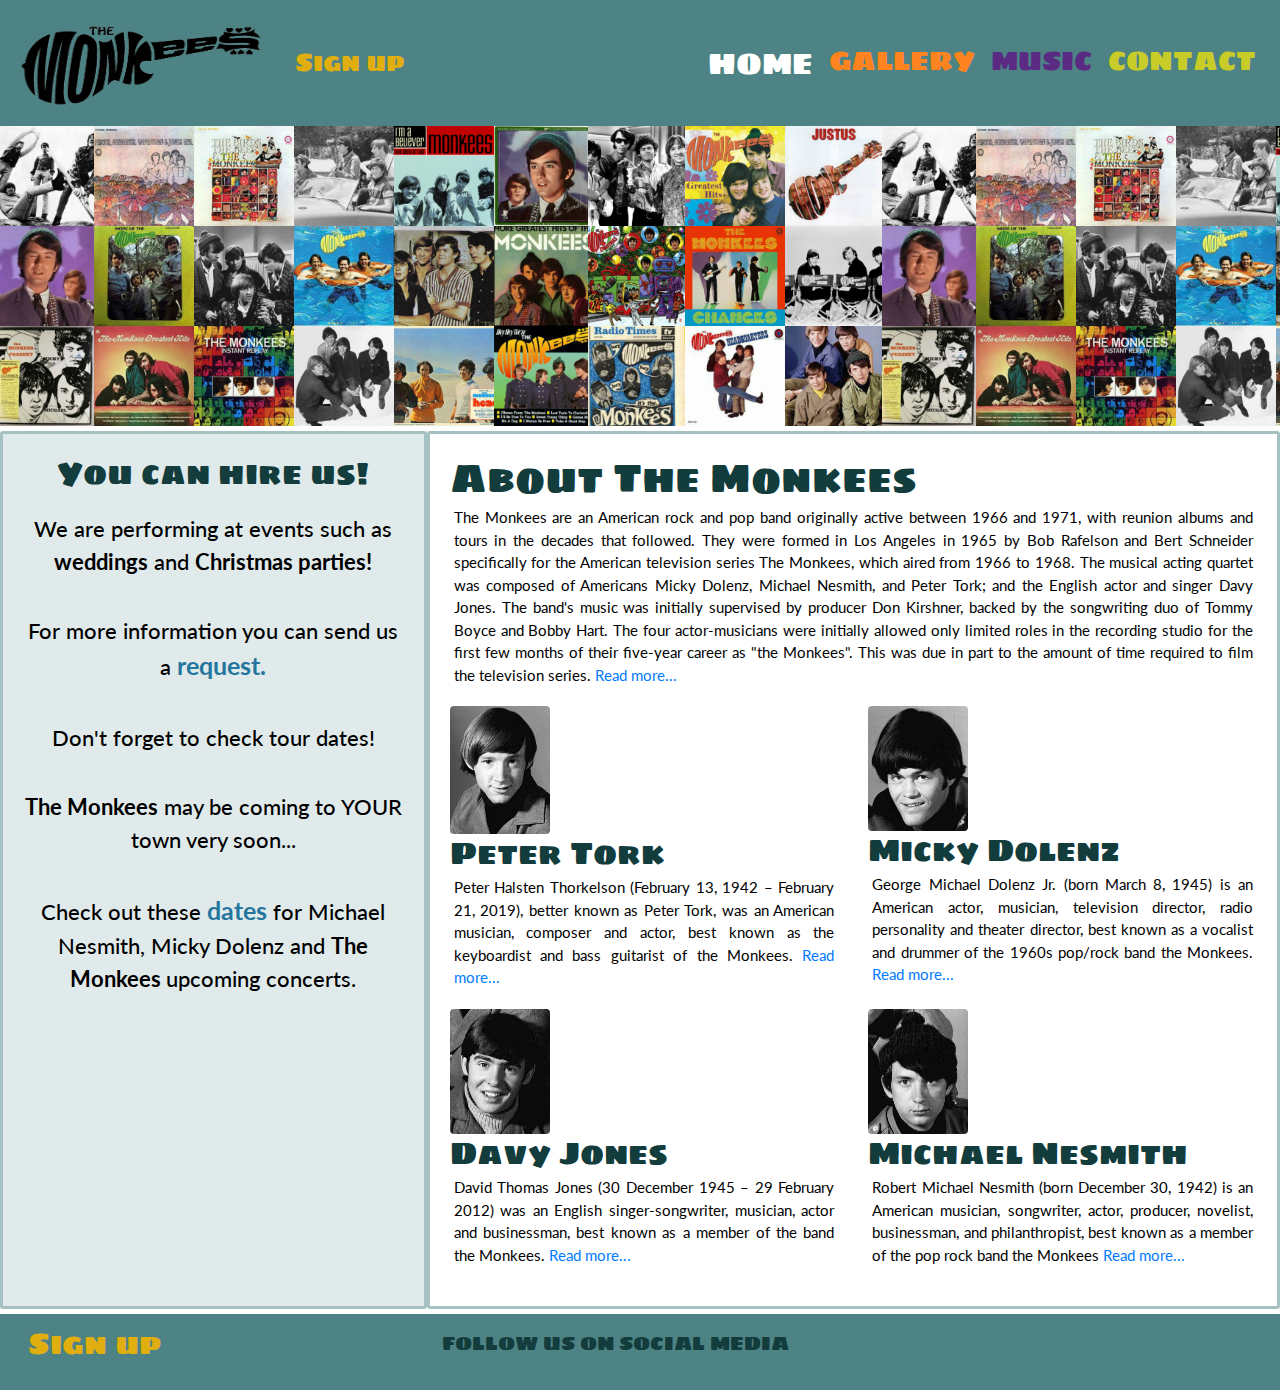
<file: index.html>
<!DOCTYPE html>
<html lang="en">

<head>
    <meta charset="UTF-8">
    <meta name="viewport" content="width=device-width, initial-scale=1.0">
    <meta http-equiv="X-UA-Compatible" content="ie=edge">

    <link rel="stylesheet" href="https://use.fontawesome.com/releases/v5.7.2/css/all.css" integrity="sha384-fnmOCqbTlWIlj8LyTjo7mOUStjsKC4pOpQbqyi7RrhN7udi9RwhKkMHpvLbHG9Sr" crossorigin="anonymous">

    <link rel="stylesheet" href="https://stackpath.bootstrapcdn.com/bootstrap/4.3.1/css/bootstrap.min.css" integrity="sha384-ggOyR0iXCbMQv3Xipma34MD+dH/1fQ784/j6cY/iJTQUOhcWr7x9JvoRxT2MZw1T" crossorigin="anonymous">
    <link rel="stylesheet" href="assets/css/style.css" type="text/css" />

    <title>The Monkees-Home</title>
</head>

<body>
    <header>

        <!--==============================================-Navbar-from==Bootstrap-->

        <nav class="navbar navbar-expand-lg navbar-light">
            <a class="navbar-brand" href="index.html"> <img src="assets/images/transp_logo.png" class="d-inline-block-logo" alt="logo"></a>
            <button type="button" class="btn btn-link" data-toggle="modal" data-target="#Modal">Sign up</button>
            <button class="navbar-toggler" type="button" data-toggle="collapse" data-target="#navbarNavAltMarkup" aria-controls="navbarNavAltMarkup" aria-expanded="false" aria-label="Toggle navigation">
            <span class="navbar-toggler-icon"></span>
           </button>
            <div class="collapse navbar-collapse justify-content-end" id="navbarNavAltMarkup">
                <div class="navbar-nav text-uppercase">
                    <a class="nav-item nav-link active home" href="index.html">Home</a>
                    <a class="nav-item nav-link gallery" href="gallery.html">Gallery</a>
                    <a class="nav-item nav-link music" href="music.html">Music</a>
                    <a class="nav-item nav-link contact" href="contact.html">Contact</a>
                </div>
            </div>
        </nav>



        <!--==================================================-Background picture==-->

        <div class="container-fluid image-content">
        </div>
    </header>

    <!--===============================================================-Section-->

    <section>
        <div class="container-fluid home">
            <div class="row">
                <div class="col-12 col-sm-12 col-md-4 side-content-home">
                    <h2 class="section-heading uppercase">You can hire us!</h2>

                    <p>We are performing at events such as <b>weddings</b> and <b>Christmas parties!</b></p>
                    <div class="d-block d-sm-block d-md-none">
                        <p> Booking form and <b> THE MONKEES 2019 TOUR DATES</b> you will find at our </p>
                        <a href="contact.html">Contact page</a></div>

                    <div class="d-none d-sm-none d-md-block">
                        <p>For more information you can send us a <a href="contact.html">request.</a></p>
                        <p>Don't forget to check tour dates!</p>
                        <p><b>The Monkees</b> may be coming to YOUR town very soon...</p>

                        <p> Check out these<a href="contact.html"> dates</a> for Michael Nesmith, Micky Dolenz and <b>The Monkees </b>upcoming concerts.</p><br>
                    </div>

                </div>


                <div class="col-12 col-sm-12 col-md-8 about-content-home">
                    <div class="row">
                        <div class="col-md-12">
                            <h1 class="section-heading uppercase">About The Monkees</h1>
                            <p class="text-justify"> The Monkees are an American rock and pop band originally active between 1966 and 1971, with reunion albums and tours in the decades that followed. They were formed in Los Angeles in 1965 by Bob Rafelson and Bert Schneider specifically
                                for the American television series The Monkees, which aired from 1966 to 1968. The musical acting quartet was composed of Americans Micky Dolenz, Michael Nesmith, and Peter Tork; and the English actor and singer Davy Jones.
                                The band's music was initially supervised by producer Don Kirshner, backed by the songwriting duo of Tommy Boyce and Bobby Hart. The four actor-musicians were initially allowed only limited roles in the recording studio
                                for the first few months of their five-year career as "the Monkees". This was due in part to the amount of time required to film the television series.
                                <a href="https://en.wikipedia.org/wiki/The_Monkees" target="_blank">Read more...</a></p>

                        </div>
                    </div>

                    <div class="row">
                        <div class="col">
                            <img src="assets/images/220px-Peter_Tork_1966_(cropped).JPG" alt="Peter Tork" class="rounded">
                            <h2>Peter Tork</h2>
                            <p class="text-justify">Peter Halsten Thorkelson (February 13, 1942 – February 21, 2019), better known as Peter Tork, was an American musician, composer and actor, best known as the keyboardist and bass guitarist of the Monkees. <a href="https://en.wikipedia.org/wiki/Peter_Tork"
                                    target="_blank">Read more...</a></p>
                        </div>
                        <div class="col">
                            <img src="assets/images/Micky_Dolenz.jpg" alt="Micky Dolenz" class="rounded">
                            <h2>Micky Dolenz</h2>
                            <p class="text-justify">George Michael Dolenz Jr. (born March 8, 1945) is an American actor, musician, television director, radio personality and theater director, best known as a vocalist and drummer of the 1960s pop/rock band the Monkees.<a href="https://en.wikipedia.org/wiki/Micky_Dolenz"
                                    target="_blank"> Read more...</a></p>

                        </div>
                    </div>
                    <div class="row">
                        <div class="col">
                            <img src="assets/images/Davy_Jones.jpg" alt="Davy Jones" class="rounded">
                            <h2>Davy Jones</h2>
                            <p class="text-justify">David Thomas Jones (30 December 1945 – 29 February 2012) was an English singer-songwriter, musician, actor and businessman, best known as a member of the band the Monkees.
                                <a href="https://en.wikipedia.org/wiki/Davy_Jones_(musician)" target="_blank"> Read more...</a></p>
                        </div>
                        <div class="col">
                            <img src="assets/images/Michael_Nesmith.jpg" alt="Michael Nesmith" class="rounded">
                            <h2>Michael Nesmith</h2>
                            <p class="text-justify">Robert Michael Nesmith (born December 30, 1942) is an American musician, songwriter, actor, producer, novelist, businessman, and philanthropist, best known as a member of the pop rock band the Monkees<a href="https://en.wikipedia.org/wiki/Michael_Nesmith"
                                    target="_blank"> Read more...</a></p>
                        </div>
                    </div>
                </div>
            </div>
        </div>
    </section>

    <!--================================================================-Footer-->

    <footer>
        <div class="container-fluid footer ">
            <div class="row">
                <div class="col-12 col-sm-6 col-md-4">
                    <button type="button" class="btn btn-link footer" data-toggle="modal" data-target="#Modal">
                                      Sign up </button>


                </div>
                <div class="col-12 col-sm-6 col-md-4">
                    <h5 class="text-uppercase footer">Follow us on social media</h5>
                </div>
                <div class="col-12 col-sm-6 col-md-4">
                    <ul class="list-inline">
                        <li class="list-inline-item"><a href="https://www.facebook.com/TheMonkees/" target="_blank"><i class="fab fa-facebook-square"></i></a></li>
                        <li class="list-inline-item"><a href="https://twitter.com/TheMonkees?ref_src=twsrc%5Egoogle%7Ctwcamp%5Eserp%7Ctwgr%5Eauthor" target="_blank"><i class="fab fa-twitter-square"></i></a></li>
                        <li class="list-inline-item"><a href="https://www.youtube.com/user/themonkees" target="_blank"><i class="fab fa-youtube-square"></i></a></li>
                    </ul>
                </div>
            </div>
        </div>


    </footer>

    <!--================================================-Modal===from Bootstrap-->

    <div class="modal fade" id="Modal" tabindex="-1" role="dialog" aria-labelledby="ModalLabel" aria-hidden="true">
        <div class="modal-dialog" role="document">
            <div class="modal-content">
                <div class="modal-header">
                    <h4 class="modal-title" id="ModalLabel">Sign up to our newsletter!</h4>
                    <button type="button" class="close" data-dismiss="modal" aria-label="Close">
          <span aria-hidden="true">&times;</span>
        </button>
                </div>
                <div class="modal-body">
                    <form action="sign_up.html">
                        <div class="form-group">
                            <h6><label for="InputEmail1">Email address</label></h6>
                            <input type="email" class="form-control" id="InputEmail1" aria-describedby="emailHelp" placeholder="Enter email" required>
                            <small id="emailHelp" class="form-text text-muted">We'll never share your email with anyone else.</small>
                        </div>
                        <div class="modal-footer">
                            <button type="button" class="btn btn-secondary" data-dismiss="modal">Close</button>

                            <button class="btn btn-primary" type="submit" value="send it">Submit</button>
                        </div>
                    </form>
                </div>
            </div>
        </div>
    </div>

    <!--==========================================================-BootstrapCDN-->

    <script src="https://code.jquery.com/jquery-3.3.1.slim.min.js" integrity="sha384-q8i/X+965DzO0rT7abK41JStQIAqVgRVzpbzo5smXKp4YfRvH+8abtTE1Pi6jizo" crossorigin="anonymous"></script>
    <script src="https://cdnjs.cloudflare.com/ajax/libs/popper.js/1.14.7/umd/popper.min.js" integrity="sha384-UO2eT0CpHqdSJQ6hJty5KVphtPhzWj9WO1clHTMGa3JDZwrnQq4sF86dIHNDz0W1" crossorigin="anonymous"></script>
    <script src="https://stackpath.bootstrapcdn.com/bootstrap/4.3.1/js/bootstrap.min.js" integrity="sha384-JjSmVgyd0p3pXB1rRibZUAYoIIy6OrQ6VrjIEaFf/nJGzIxFDsf4x0xIM+B07jRM" crossorigin="anonymous"></script>
</body>

</html>
</file>
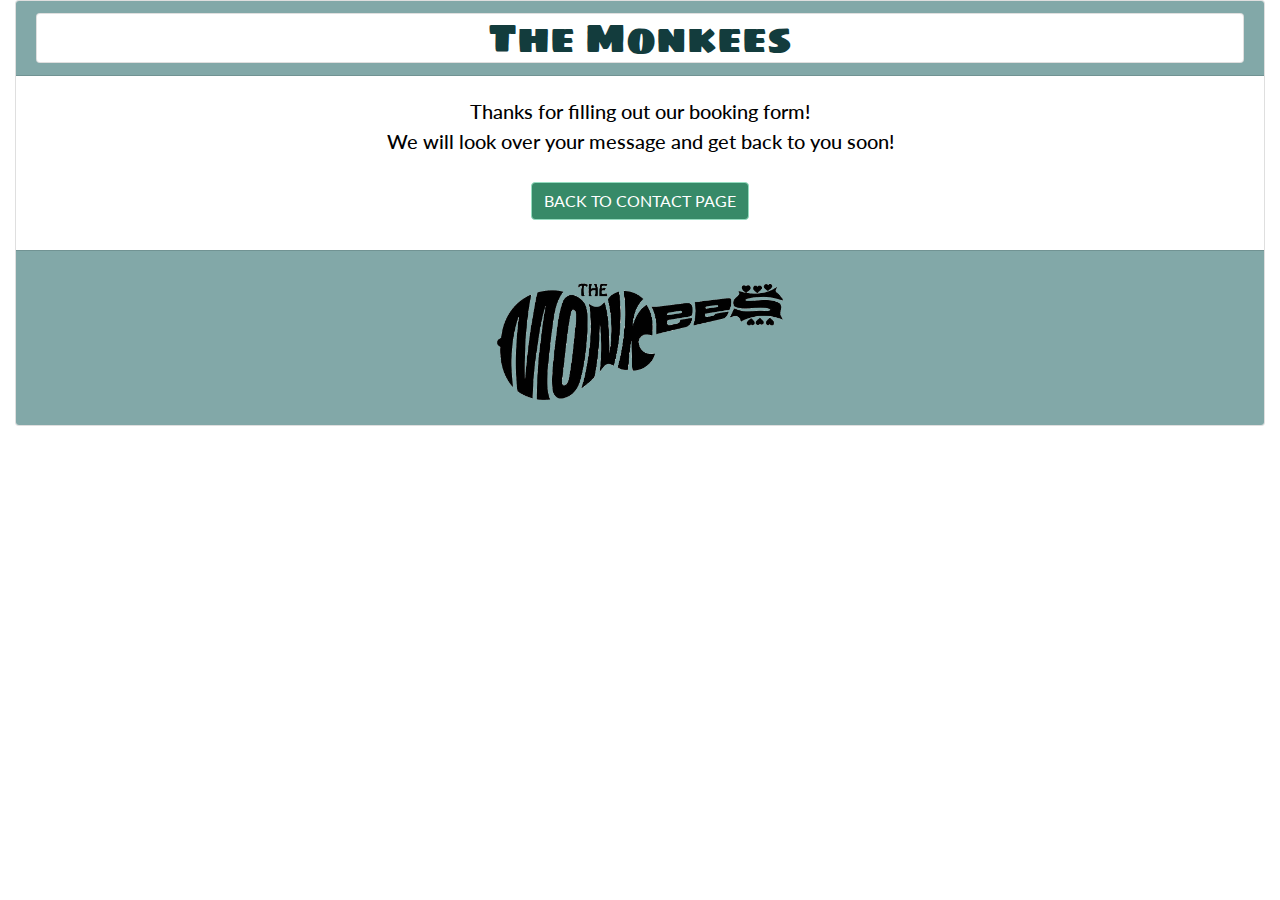
<file: booking_form.html>
<!DOCTYPE html>
<html lang="en">

<head>
  <meta charset="UTF-8">
  <meta name="viewport" content="width=device-width, initial-scale=1.0">
  <meta http-equiv="X-UA-Compatible" content="ie=edge">
  <link rel="stylesheet" href="https://stackpath.bootstrapcdn.com/bootstrap/4.3.1/css/bootstrap.min.css" integrity="sha384-ggOyR0iXCbMQv3Xipma34MD+dH/1fQ784/j6cY/iJTQUOhcWr7x9JvoRxT2MZw1T" crossorigin="anonymous">
  <link rel="stylesheet" href="assets/css/style.css" type="text/css" />

  <title>Thank_you_for_filling_our_form!</title>
</head>

<body>
  <div class="container-fluid">
    <div class="row justify-content-center">
      <div class="col-12">
        <div class="card text-center">
          <div class="card-header">
            <h1 class="card">The Monkees</h1>
          </div>
          <div class="card-body">Thanks for filling out our booking form!</h5>
            <p class="card-text">We will look over your message and get back to you soon!</p>
            <a href="contact.html" class="btn btn-primary">BACK TO CONTACT PAGE</a>
          </div>
          <div class="card-footer">
            <img src="assets/images/transp_logo.png" width="300" height="150" alt="logo" />
          </div>
        </div>
      </div>
    </div>
  </div>
  
  <!--===========================================================BootstrapCDN-->
  <script src="https://code.jquery.com/jquery-3.3.1.slim.min.js" integrity="sha384-q8i/X+965DzO0rT7abK41JStQIAqVgRVzpbzo5smXKp4YfRvH+8abtTE1Pi6jizo" crossorigin="anonymous"></script>
  <script src="https://cdnjs.cloudflare.com/ajax/libs/popper.js/1.14.7/umd/popper.min.js" integrity="sha384-UO2eT0CpHqdSJQ6hJty5KVphtPhzWj9WO1clHTMGa3JDZwrnQq4sF86dIHNDz0W1" crossorigin="anonymous"></script>
  <script src="https://stackpath.bootstrapcdn.com/bootstrap/4.3.1/js/bootstrap.min.js" integrity="sha384-JjSmVgyd0p3pXB1rRibZUAYoIIy6OrQ6VrjIEaFf/nJGzIxFDsf4x0xIM+B07jRM" crossorigin="anonymous"></script>
  <link rel="stylesheet" href="https://use.fontawesome.com/releases/v5.7.2/css/all.css" integrity="sha384-fnmOCqbTlWIlj8LyTjo7mOUStjsKC4pOpQbqyi7RrhN7udi9RwhKkMHpvLbHG9Sr" crossorigin="anonymous">
</body>

</html>
</file>
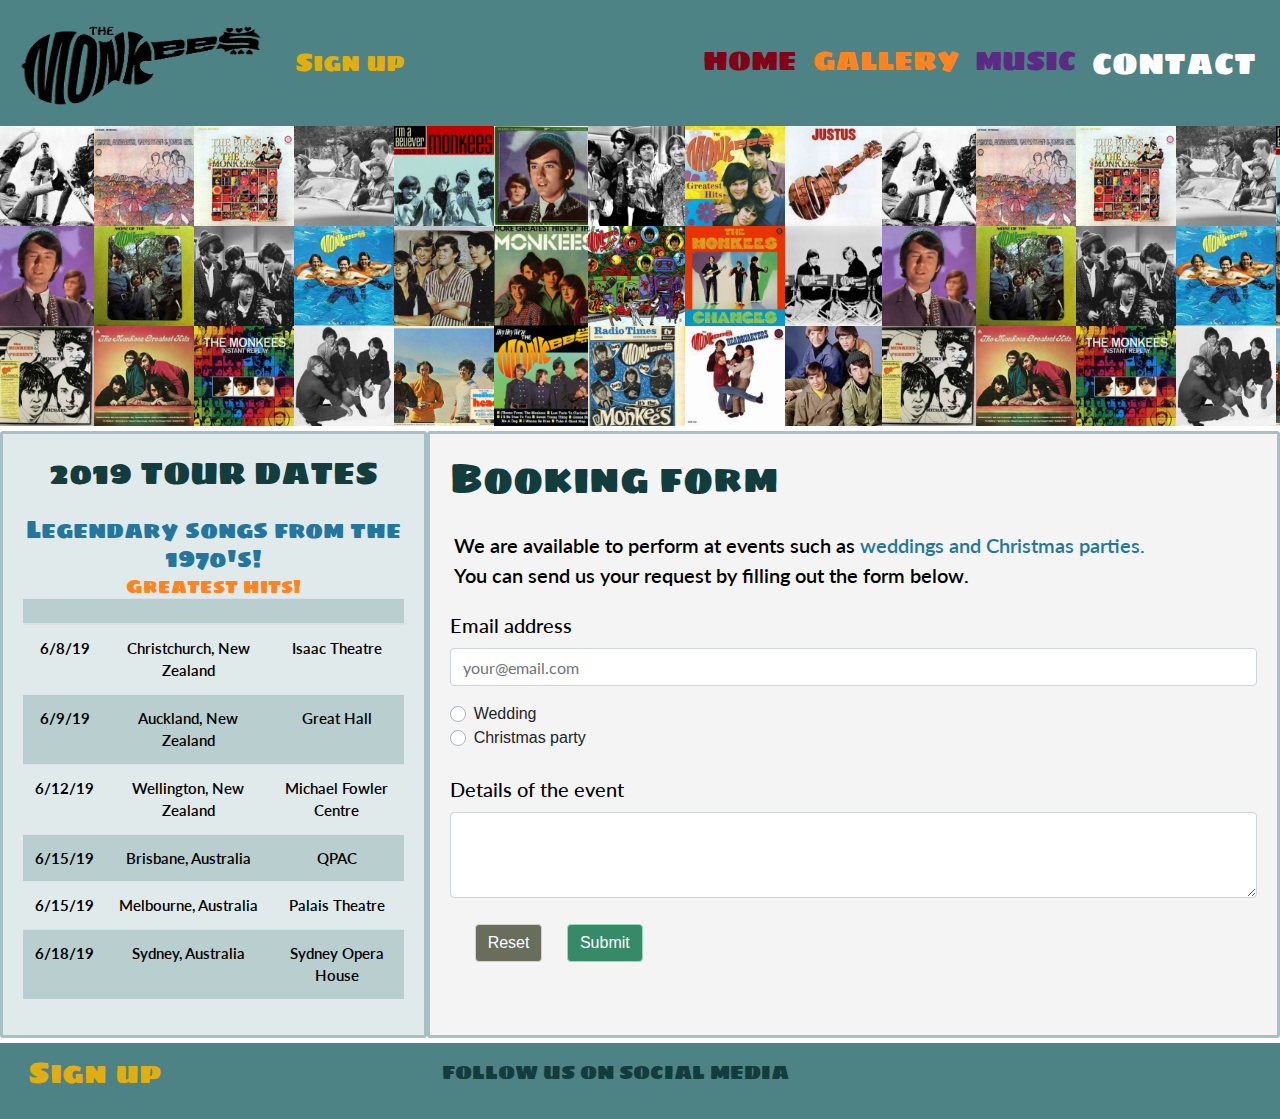
<file: contact.html>
<!DOCTYPE html>
<html lang="en">

<head>
    <meta charset="UTF-8">
    <meta name="viewport" content="width=device-width, initial-scale=1.0">
    <meta http-equiv="X-UA-Compatible" content="ie=edge">

    <link rel="stylesheet" href="https://use.fontawesome.com/releases/v5.7.2/css/all.css" integrity="sha384-fnmOCqbTlWIlj8LyTjo7mOUStjsKC4pOpQbqyi7RrhN7udi9RwhKkMHpvLbHG9Sr" crossorigin="anonymous">

    <link rel="stylesheet" href="https://stackpath.bootstrapcdn.com/bootstrap/4.3.1/css/bootstrap.min.css" integrity="sha384-ggOyR0iXCbMQv3Xipma34MD+dH/1fQ784/j6cY/iJTQUOhcWr7x9JvoRxT2MZw1T" crossorigin="anonymous">
    <link rel="stylesheet" href="assets/css/style.css" type="text/css" />

    <title>The Monkees-Contact Us</title>
</head>

<body>
    <header>

        <!--================================================-Navbar-from==Bootstrap-->

        <nav class="navbar navbar-expand-lg navbar-light">
            <a class="navbar-brand" href="index.html"> <img src="assets/images/transp_logo.png " width="250" height="100" class="d-inline-block-logo" alt="logo"></a>
            <button type="button" class="btn btn-link" data-toggle="modal" data-target="#Modal">Sign up</button>
            <button class="navbar-toggler" type="button" data-toggle="collapse" data-target="#navbarNavAltMarkup" aria-controls="navbarNavAltMarkup" aria-expanded="false" aria-label="Toggle navigation">
            <span class="navbar-toggler-icon"></span>
           </button>
            <div class="collapse navbar-collapse justify-content-end" id="navbarNavAltMarkup">
                <div class="navbar-nav text-uppercase">
                    <a class="nav-item nav-link home" href="index.html">Home</a>
                    <a class="nav-item nav-link gallery" href="gallery.html">Gallery</a>
                    <a class="nav-item nav-link music" href="music.html">Music</a>
                    <a class="nav-item nav-link  active contact" href="contact.html">Contact</a>
                </div>
            </div>
        </nav>



        <!--==================================================-Background picture==-->
        <div class="container-fluid image-content">


        </div>
    </header>

    <!--===============================================================-Section-->

    <section>
        <div class="container-fluid contact">
            <div class="row">
                <div class="col-12 col-sm-12 col-md-6 col-lg-4 side-content-contact">
                    <h2 class="section-heading uppercase">2019 TOUR DATES</h2>
                    <br>
                    <h4 class="contact"> Legendary songs from the 1970's!</h4>

                    <h5 class="contact">Greatest hits!</h5>

                    <!--==============================Table==from===Bootsrap-->
                    <table class="table">
                        <thead>
                            <tr class="table-color-dark">
                                <th scope="col"><i class="far fa-calendar-check"></i></th>
                                <th scope="col"><i class="fas fa-globe-americas"></i></th>
                                <th scope="col"><i class="fas fa-music"></i></th>

                            </tr>
                        </thead>
                        <tbody>
                            <tr>
                                <th scope="row">6/8/19</th>
                                <td>Christchurch, New Zealand</td>
                                <td>Isaac Theatre</td>
                            </tr>
                            <tr class="table-color-dark">
                                <th scope="row">6/9/19</th>
                                <td>Auckland, New Zealand</td>
                                <td>Great Hall</td>

                            </tr>
                            <tr>
                                <th scope="row">6/12/19</th>
                                <td>Wellington, New Zealand</td>
                                <td>Michael Fowler Centre</td>
                            </tr>
                            <tr class="table-color-dark">
                                <th scope="row">6/15/19</th>
                                <td>Brisbane, Australia</td>
                                <td>QPAC</td>

                            </tr>
                            <tr>
                                <th scope="row">6/15/19</th>
                                <td>Melbourne, Australia</td>
                                <td>Palais Theatre</td>

                            </tr>
                            <tr class="table-color-dark">
                                <th scope="row">6/18/19</th>
                                <td>Sydney, Australia</td>
                                <td>Sydney Opera House</td>

                            </tr>
                        </tbody>
                    </table>


                </div>

                <div class="col-12 col-sm-12 col-md-6 col-lg-8 contact-content">
                    <div class="row">
                        <div class="col-md-12">
                            <h1 class="section-heading uppercase">Booking form</h1><br>
                            <p class="text-justify booking-form"> We are available to perform at events such as <span style="color: #24769e;">weddings and Christmas parties.</span><br> You can send us your request by filling out the form below.</p>

                            <!--=========Form==from=-Bootstrap=====-->


                            <form action="booking_form.html">
                                <div class="form-group">
                                    <label for="FormControlInput1">Email address</label>
                                    <input type="email" class="form-control" id="FormControlInput1" placeholder="your@email.com" required>
                                </div>
                                <div class="custom-control custom-radio">
                                    <input type="radio" id="customRadio1" name="customRadio" class="custom-control-input" required>
                                    <label class="custom-control-label" for="customRadio1">Wedding</label>
                                </div>
                                <div class="custom-control custom-radio">
                                    <input type="radio" id="customRadio2" name="customRadio" class="custom-control-input" required>
                                    <label class="custom-control-label" for="customRadio2">Christmas party</label>
                                </div><br>
                                <div class="form-group">
                                    <label for="FormControlTextarea1">Details of the event</label>
                                    <textarea class="form-control" id="FormControlTextarea1" rows="3" required></textarea>
                                </div>
                                <div class="col-auto my-1">
                                    <input class="btn btn-secondary" type="reset" value="Reset">
                                    <button type="submit" class="btn btn-primary" value="send it">Submit</button>

                                </div>
                            </form>
                        </div>
                    </div>
                </div>
            </div>
        </div>
    </section>
    <!--================================================================-Footer-->


    <footer>
        <div class="container-fluid footer ">
            <div class="row">
                <div class="col-12 col-sm-6 col-md-4">
                    <button type="button" class="btn btn-link footer" data-toggle="modal" data-target="#Modal">
                                      Sign up </button>


                </div>
                <div class="col-12 col-sm-6 col-md-4">
                    <h5 class="text-uppercase footer">Follow us on social media</h5>
                </div>
                <div class="col-12 col-sm-6 col-md-4">
                    <ul class="list-inline">
                        <li class="list-inline-item"><a href="https://www.facebook.com/TheMonkees/" target="_blank"><i class="fab fa-facebook-square"></i></a></li>
                        <li class="list-inline-item"><a href="https://twitter.com/TheMonkees?ref_src=twsrc%5Egoogle%7Ctwcamp%5Eserp%7Ctwgr%5Eauthor" target="_blank"><i class="fab fa-twitter-square"></i></a></li>
                        <li class="list-inline-item"><a href="https://www.youtube.com/user/themonkees" target="_blank"><i class="fab fa-youtube-square"></i></a></li>
                    </ul>
                </div>
            </div>
        </div>


    </footer>

    <!--================================================-Modal==from Bootstrap-->

    <div class="modal fade" id="Modal" tabindex="-1" role="dialog" aria-labelledby="ModalLabel" aria-hidden="true">
        <div class="modal-dialog" role="document">
            <div class="modal-content">
                <div class="modal-header">
                    <h4 class="modal-title" id="ModalLabel">Sign up to our newsletter!</h4>
                    <button type="button" class="close" data-dismiss="modal" aria-label="Close">
          <span aria-hidden="true">&times;</span>
        </button>
                </div>
                <div class="modal-body">
                    <form action="sign_up.html">
                        <div class="form-group">
                            <h6><label for="InputEmail1">Email address</label></h6>
                            <input type="email" class="form-control" id="InputEmail1" aria-describedby="emailHelp" placeholder="Enter email" required>
                            <small id="emailHelp" class="form-text text-muted">We'll never share your email with anyone else.</small>
                        </div>
                        <div class="modal-footer">
                            <button type="button" class="btn btn-secondary" data-dismiss="modal">Close</button>

                            <button class="btn btn-primary" type="submit" value="send it">Submit</button>
                        </div>
                    </form>
                </div>
            </div>
        </div>
    </div>

    <!--==========================================================-BootstrapCDN-->

    <script src="https://code.jquery.com/jquery-3.3.1.slim.min.js" integrity="sha384-q8i/X+965DzO0rT7abK41JStQIAqVgRVzpbzo5smXKp4YfRvH+8abtTE1Pi6jizo" crossorigin="anonymous"></script>
    <script src="https://cdnjs.cloudflare.com/ajax/libs/popper.js/1.14.7/umd/popper.min.js" integrity="sha384-UO2eT0CpHqdSJQ6hJty5KVphtPhzWj9WO1clHTMGa3JDZwrnQq4sF86dIHNDz0W1" crossorigin="anonymous"></script>
    <script src="https://stackpath.bootstrapcdn.com/bootstrap/4.3.1/js/bootstrap.min.js" integrity="sha384-JjSmVgyd0p3pXB1rRibZUAYoIIy6OrQ6VrjIEaFf/nJGzIxFDsf4x0xIM+B07jRM" crossorigin="anonymous"></script>
</body>

</html>
</file>
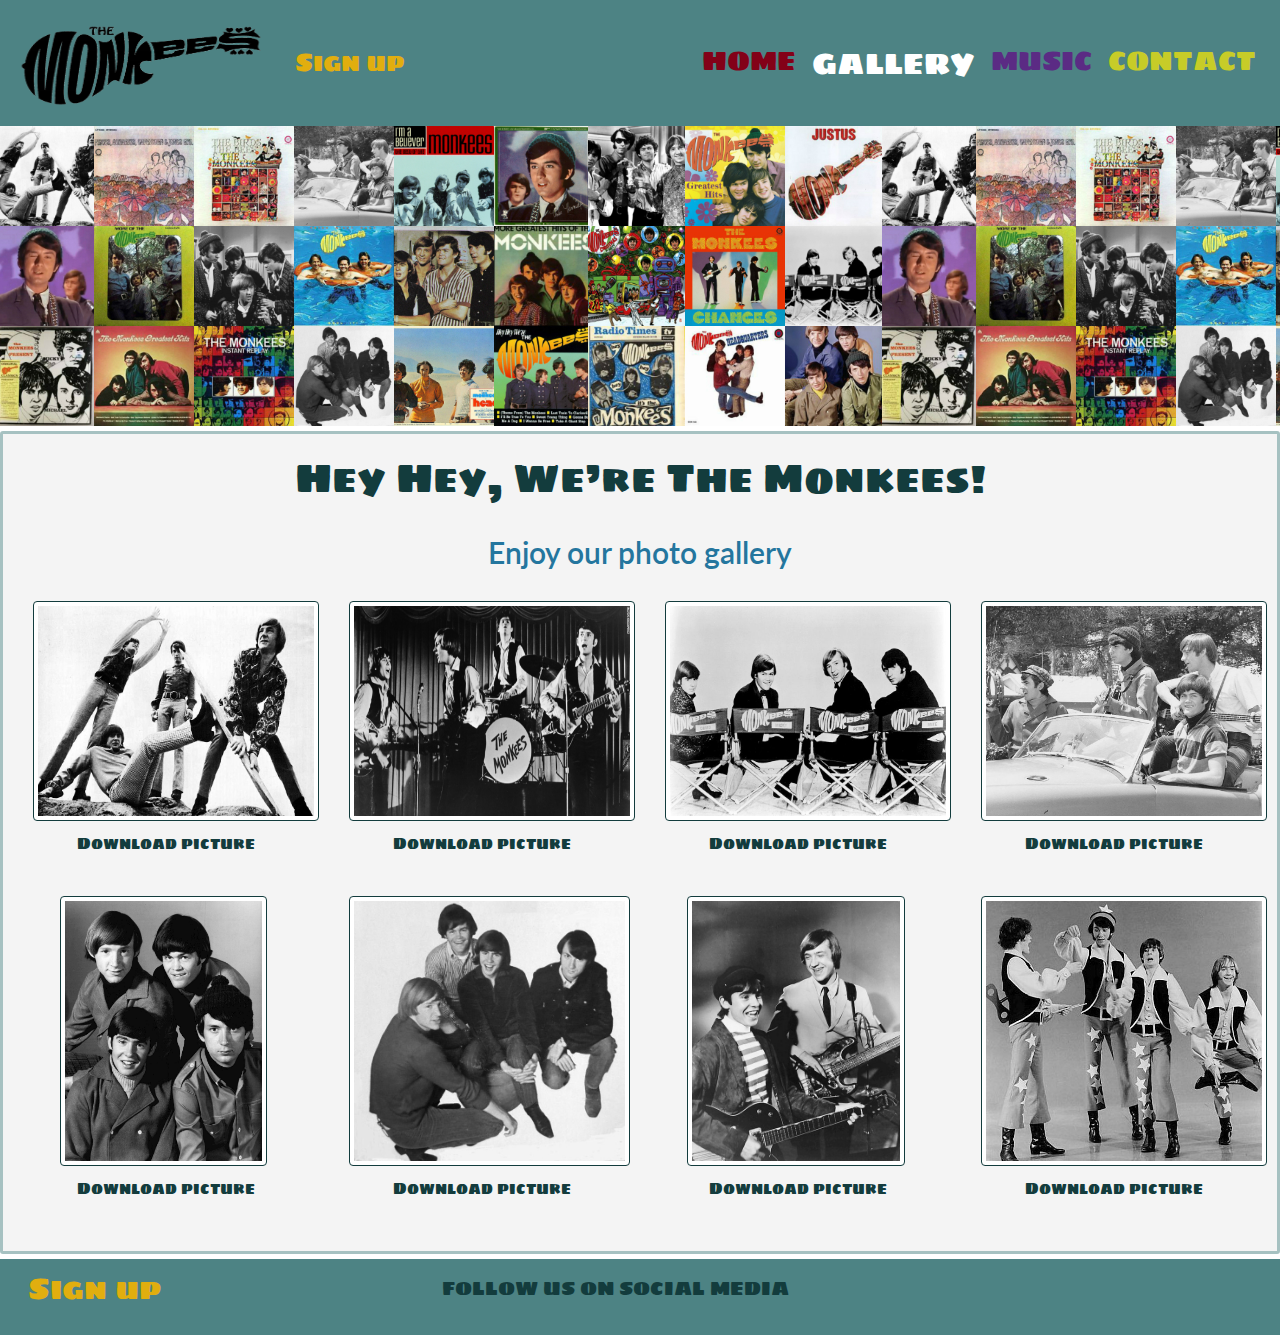
<file: gallery.html>
<!DOCTYPE html>
<html lang="en">

<head>
    <meta charset="UTF-8">
    <meta name="viewport" content="width=device-width, initial-scale=1.0">
    <meta http-equiv="X-UA-Compatible" content="ie=edge">

    <link rel="stylesheet" href="https://use.fontawesome.com/releases/v5.7.2/css/all.css" integrity="sha384-fnmOCqbTlWIlj8LyTjo7mOUStjsKC4pOpQbqyi7RrhN7udi9RwhKkMHpvLbHG9Sr" crossorigin="anonymous">

    <link rel="stylesheet" href="https://stackpath.bootstrapcdn.com/bootstrap/4.3.1/css/bootstrap.min.css" integrity="sha384-ggOyR0iXCbMQv3Xipma34MD+dH/1fQ784/j6cY/iJTQUOhcWr7x9JvoRxT2MZw1T" crossorigin="anonymous">
    <link rel="stylesheet" href="assets/css/style.css" type="text/css"/>

    <title>The Monkees-Gallery</title>
</head>

<body>
    <header>

        <!--================================================-Navbar-from==Bootstrap-->

        <nav class="navbar navbar-expand-lg navbar-light">
            <a class="navbar-brand" href="index.html"> <img src="assets/images/transp_logo.png " width="250" height="100" class="d-inline-block-logo" alt="logo"></a>
            <button type="button" class="btn btn-link" data-toggle="modal" data-target="#Modal">Sign up</button>
            <button class="navbar-toggler" type="button" data-toggle="collapse" data-target="#navbarNavAltMarkup" aria-controls="navbarNavAltMarkup" aria-expanded="false" aria-label="Toggle navigation">
            <span class="navbar-toggler-icon"></span>
           </button>
            <div class="collapse navbar-collapse justify-content-end" id="navbarNavAltMarkup">
                <div class="navbar-nav text-uppercase">
                    <a class="nav-item nav-link home" href="index.html">Home</a>
                    <a class="nav-item nav-link  active gallery" href="gallery.html">Gallery</a>
                    <a class="nav-item nav-link music" href="music.html">Music</a>
                    <a class="nav-item nav-link contact" href="contact.html">Contact</a>
                </div>
            </div>
        </nav>


        <!--==============================================-Background=picture==-->

        <div class="container-fluid image-content">
        </div>
    </header>

    <!--================================================================Section-->

    <section>
        <div class="container-fluid gallery">
            <div class="row">
                <div class="col-12">
                    <h1 class="name">Hey Hey, We’re The Monkees!</h1><br>
                    <p class="gallery-content-p">Enjoy our photo gallery</p>

                </div>
            </div>

            <div class="row">
                <div class="col-12 col-sm-12 col-md-6 col-lg-3 gallery-content"><a href="assets/gallery-img/800px-The_Monkees_May_1967.jpg" target="_blank">
                <img src="assets/gallery-img/800px-The_Monkees_May_1967.jpg" alt="The Monkees may 1967" class="img-thumbnail top-row"></a>
                    <h6 class="download-img">Download picture <a href="assets/gallery-img/800px-The_Monkees_May_1967.jpg" download>
                    <i class="fas fa-arrow-circle-down" aria-hidden="true"></i></a></h6>
                </div>

                <div class="col-12 col-sm-12 col-md-6 col-lg-3 gallery-content"><a href="assets/gallery-img/monkees.jpg" target="_blank">
                <img src="assets/gallery-img/monkees.jpg" alt="The Monkees" class="img-thumbnail top-row"></a>
                    <h6 class="download-img">Download picture
                        <a href="assets/gallery-img/monkees.jpg" download>
                    <i class="fas fa-arrow-circle-down" aria-hidden="true"></i></a></h6>
                </div>

                <div class="col-12 col-sm-12 col-md-6 col-lg-3 gallery-content"><a href="assets/gallery-img/The_Monkees.jpg" target="_blank">
                <img src="assets/gallery-img/The_Monkees.jpg" alt="The Monkees" class="img-thumbnail top-row"></a>
                    <h6 class="download-img">Download picture
                        <a href="assets/gallery-img/The_Monkees.jpg" download>
                    <i class="fas fa-arrow-circle-down" aria-hidden="true"></i></a></h6>
                </div>

                <div class="col-12 col-sm-12 col-md-6 col-lg-3 gallery-content"><a href="assets/gallery-img/The_Monkees_1967.jpg" target="_blank">
                <img src="assets/gallery-img/The_Monkees_1967.jpg" alt="The Monkees 1967" class="img-thumbnail top-row"></a>
                    <h6 class="download-img">Download picture
                        <a href="assets/gallery-img/The_Monkees_1967.jpg" download>
                    <i class="fas fa-arrow-circle-down" aria-hidden="true"></i></a></h6>
                </div>
            </div>

            <div class="row">
                <div class="col-12 col-sm-12 col-md-6 col-lg-3 gallery-content"><a href="assets/gallery-img/The_Monkees_1966.JPG" target="_blank">
                <img src="assets/gallery-img/The_Monkees_1966.JPG" alt="The Monkees 1966" class="img-thumbnail"></a>
                    <h6 class="download-img">Download picture
                        <a href="assets/gallery-img/The_Monkees_1966.JPG" download>
                    <i class="fas fa-arrow-circle-down" aria-hidden="true"></i></a></h6>
                </div>

                <div class="col-12 col-sm-12 col-md-6 col-lg-3  gallery-content"><a href="assets/gallery-img/625px-The_Monkees_March_1967.jpg" target="_blank">
                <img src="assets/gallery-img/625px-The_Monkees_March_1967.jpg" alt="The Monkees March 1967" class="img-thumbnail"></a>
                    <h6 class="download-img">Download picture
                        <a href="assets/gallery-img/625px-The_Monkees_March_1967.jpg" download>
                    <i class="fas fa-arrow-circle-down" aria-hidden="true"></i></a></h6>
                </div>

                <div class="col-12 col-sm-12 col-md-6 col-lg-3 gallery-content"><a href="assets/gallery-img/480px-Davy_Jones_Peter_Tork_The_Monkees_1966.jpg" target="_blank">
                <img src="assets/gallery-img/480px-Davy_Jones_Peter_Tork_The_Monkees_1966.jpg" alt="The Monkees 1966" class="img-thumbnail"></a>
                    <h6 class="download-img">Download picture
                        <a href="assets/gallery-img/480px-Davy_Jones_Peter_Tork_The_Monkees_1966.jpg" download>
                    <i class="fas fa-arrow-circle-down" aria-hidden="true"></i></a></h6>
                </div>

                <div class="col-12 col-sm-12 col-md-6 col-lg-3 gallery-content"><a href="assets/gallery-img/Monkees_Television_special_1969.jpg" target="_blank">
            <img src="assets/gallery-img/Monkees_Television_special_1969.jpg" alt="Monkees Television 1969" class="img-thumbnail"></a>
                    <h6 class="download-img">Download picture
                        <a href="assets/gallery-img/Monkees_Television_special_1969.jpg" download>
                    <i class="fas fa-arrow-circle-down" aria-hidden="true"></i></a></h6>
                </div>
            </div>
        </div>
    </section>

    <!--================================================================-Footer-->

    <footer>
        <div class="container-fluid footer ">
            <div class="row">
                <div class="col-12 col-sm-6 col-md-4">
                    <button type="button" class="btn btn-link footer" data-toggle="modal" data-target="#Modal">Sign up </button>


                </div>
                <div class="col-12 col-sm-6 col-md-4">
                    <h5 class="text-uppercase footer">Follow us on social media</h5>
                </div>
                <div class="col-12 col-sm-6 col-md-4">
                    <ul class="list-inline">
                        <li class="list-inline-item"><a href="https://www.facebook.com/TheMonkees/" target="_blank"><i class="fab fa-facebook-square"></i></a></li>
                        <li class="list-inline-item"><a href="https://twitter.com/TheMonkees?ref_src=twsrc%5Egoogle%7Ctwcamp%5Eserp%7Ctwgr%5Eauthor" target="_blank"><i class="fab fa-twitter-square"></i></a></li>
                        <li class="list-inline-item"><a href="https://www.youtube.com/user/themonkees" target="_blank"><i class="fab fa-youtube-square"></i></a></li>
                    </ul>
                </div>
            </div>
        </div>


    </footer>

    <!--================================================-Modal===from Bootstrap-->

    <div class="modal fade" id="Modal" tabindex="-1" role="dialog" aria-labelledby="ModalLabel" aria-hidden="true">
        <div class="modal-dialog" role="document">
            <div class="modal-content">
                <div class="modal-header">
                    <h4 class="modal-title" id="ModalLabel">Sign up to our newsletter!</h4>
                    <button type="button" class="close" data-dismiss="modal" aria-label="Close">
          <span aria-hidden="true">&times;</span>
        </button>
                </div>
                <div class="modal-body">
                    <form action="sign_up.html">
                        <div class="form-group">
                            <h6><label for="InputEmail1">Email address</label></h6>
                            <input type="email" class="form-control" id="InputEmail1" aria-describedby="emailHelp" placeholder="Enter email" required>
                            <small id="emailHelp" class="form-text text-muted">We'll never share your email with anyone else.</small>
                        </div>
                        <div class="modal-footer">
                            <button type="button" class="btn btn-secondary" data-dismiss="modal">Close</button>

                            <button class="btn btn-primary" type="submit" value="send it">Submit</button>
                        </div>
                    </form>
                </div>
            </div>
        </div>
    </div>

    <!--===========================================================BootstrapCDN-->

    <script src="https://code.jquery.com/jquery-3.3.1.slim.min.js" integrity="sha384-q8i/X+965DzO0rT7abK41JStQIAqVgRVzpbzo5smXKp4YfRvH+8abtTE1Pi6jizo" crossorigin="anonymous"></script>
    <script src="https://cdnjs.cloudflare.com/ajax/libs/popper.js/1.14.7/umd/popper.min.js" integrity="sha384-UO2eT0CpHqdSJQ6hJty5KVphtPhzWj9WO1clHTMGa3JDZwrnQq4sF86dIHNDz0W1" crossorigin="anonymous"></script>
    <script src="https://stackpath.bootstrapcdn.com/bootstrap/4.3.1/js/bootstrap.min.js" integrity="sha384-JjSmVgyd0p3pXB1rRibZUAYoIIy6OrQ6VrjIEaFf/nJGzIxFDsf4x0xIM+B07jRM" crossorigin="anonymous"></script>
</body>

</html>
</file>
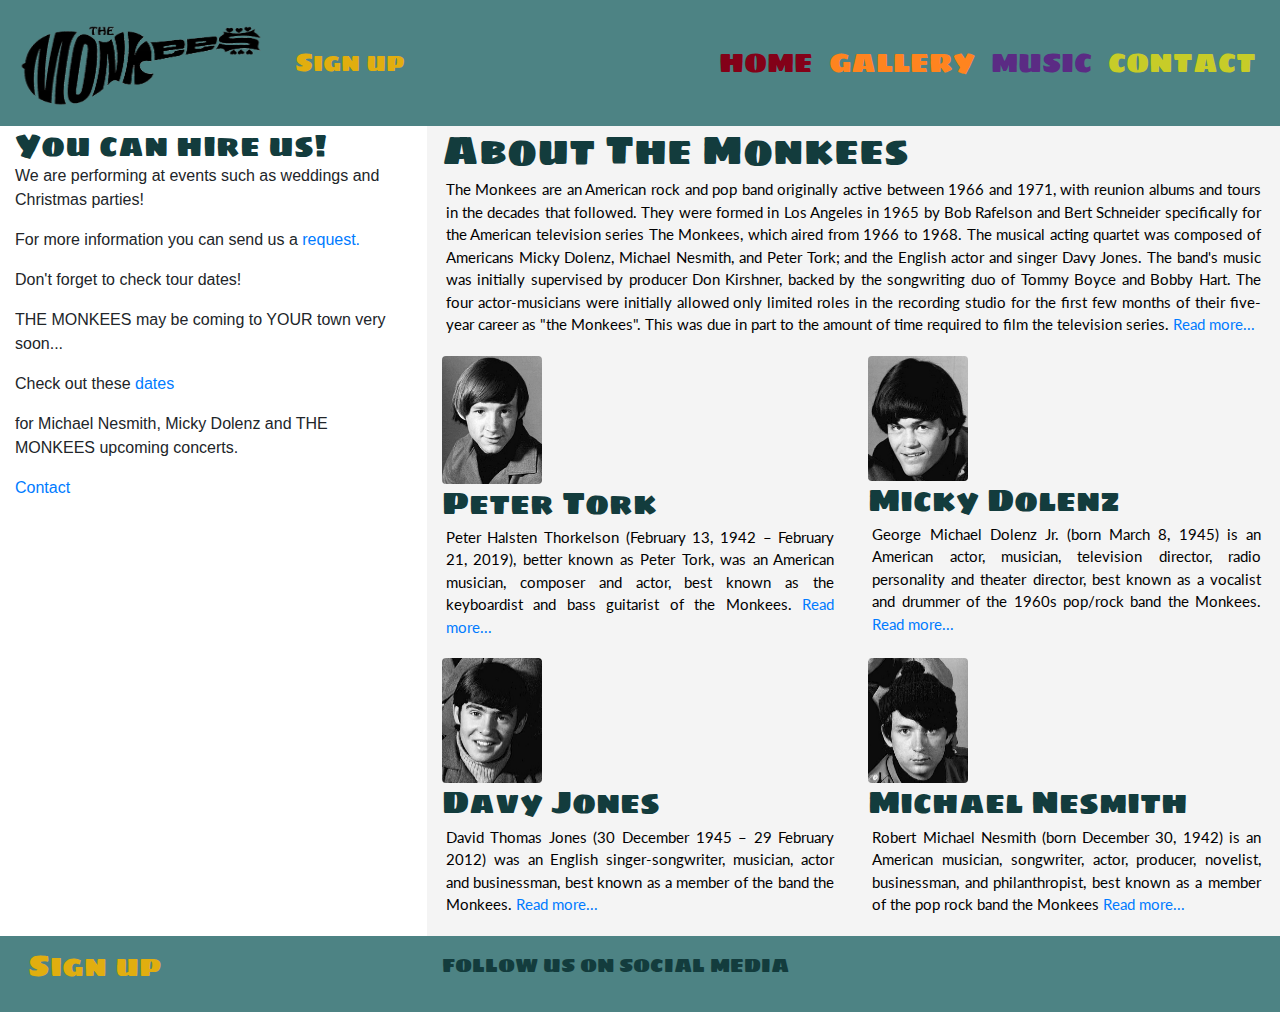
<file: index1.html>
<!DOCTYPE html>
<html lang="en">

<head>
    <meta charset="UTF-8">
    <meta name="viewport" content="width=device-width, initial-scale=1.0">
    <meta http-equiv="X-UA-Compatible" content="ie=edge">

    <link rel="stylesheet" href="https://use.fontawesome.com/releases/v5.7.2/css/all.css" integrity="sha384-fnmOCqbTlWIlj8LyTjo7mOUStjsKC4pOpQbqyi7RrhN7udi9RwhKkMHpvLbHG9Sr" crossorigin="anonymous">

    <link rel="stylesheet" href="https://stackpath.bootstrapcdn.com/bootstrap/4.3.1/css/bootstrap.min.css" integrity="sha384-ggOyR0iXCbMQv3Xipma34MD+dH/1fQ784/j6cY/iJTQUOhcWr7x9JvoRxT2MZw1T" crossorigin="anonymous">
    <link rel="stylesheet" href="assets/css/style.css" type="text/css" />

    <title>The Monkees</title>
</head>

<body>
    <header>

        <!-------------------------------Navbar---->

        <nav class="navbar navbar-expand-lg navbar-light">
            <a class="navbar-brand" href="/index1.html" no gatters> <img src="/assets/images/transp_logo.png " width="250" height="100" class="d-inline-block" alt="logo"></a>
            <button type="button" class="btn btn-link" data-toggle="modal" data-target="#Modal">Sign up</button>
            <button class="navbar-toggler" type="button" data-toggle="collapse" data-target="#navbarNavAltMarkup" aria-controls="navbarNavAltMarkup" aria-expanded="false" aria-label="Toggle navigation">
    <span class="navbar-toggler-icon">
        </span>
    </button>
            <div class="collapse navbar-collapse justify-content-end" id="navbarNavAltMarkup">
                <div class="navbar-nav text-uppercase">
                    <a class="nav-item nav-link home" href="/index1.html">Home</a>
                    <a class="nav-item nav-link gallery" href="/gallery.html">Gallery</a>
                    <a class="nav-item nav-link music" href="/music.html">Music</a>
                    <a class="nav-item nav-link contact" href="/contact.html">Contact</a>
                </div>

            </div>
        </nav>



        <!--------------------Background picture---->
        <div class="container-fluid header-image-contain">


        </div>
    </header>
    <!---------------------------------------------Section-->
    <section class="container-fluid">
        <div class="row">
            <div class="col-12 col-sm-12 col-md-4 side-content">
                <h2 class="section-heading uppercase">You can hire us!</h2>
                <p>We are performing at events such as weddings and Christmas parties!</p> 
                <p>For more information you can send us a <a href="#">request.</a></p>
                <p>Don't forget to check tour dates!</p>
                <p>THE MONKEES may be coming to YOUR town very soon...</p>

                   <p>  Check out</a> these<a href=""> dates </a></p> 
                   <p>for Michael Nesmith, Micky Dolenz and THE MONKEES upcoming concerts.</p>
                    <p><a href="">Contact</a></p>



            </div>

            <div class="col-12 col-sm-12 col-md-8 about-content">
                <div class="row">
                    <div class="col-md-12">
                        <h1 class="section-heading uppercase">About The Monkees</h1>
                        <p class="text-justify"> The Monkees are an American rock and pop band originally active between 1966 and 1971, with reunion albums and tours in the decades that followed. They were formed in Los Angeles in 1965 by Bob Rafelson and Bert Schneider specifically
                            for the American television series The Monkees, which aired from 1966 to 1968. The musical acting quartet was composed of Americans Micky Dolenz, Michael Nesmith, and Peter Tork; and the English actor and singer Davy Jones.
                            The band's music was initially supervised by producer Don Kirshner, backed by the songwriting duo of Tommy Boyce and Bobby Hart. The four actor-musicians were initially allowed only limited roles in the recording studio for
                            the first few months of their five-year career as "the Monkees". This was due in part to the amount of time required to film the television series.
                            <a href="https://en.wikipedia.org/wiki/The_Monkees" target="_blank" >Read more...</a></p>

                    </div>
                </div>
               
                <div class="row">
                    <div class="col">
                        <img src="/assets/images/220px-Peter_Tork_1966_(cropped).JPG" alt="Peter Tork" class="rounded">
                        <h2>Peter Tork</h2>
                         <p class="text-justify">Peter Halsten Thorkelson (February 13, 1942 – February 21, 2019), better known as Peter Tork, was an American musician, composer and actor, best known as the keyboardist and bass guitarist of the Monkees. <a href="https://en.wikipedia.org/wiki/Peter_Tork"
                                target="_blank">Read more...</a></p>
                    </div>
                    <div class="col">
                        <img src="/assets/images/Micky Dolenz.jpg" alt="Micky Dolenz" class="rounded">
                        <h2>Micky Dolenz</h2>
                         <p class="text-justify">George Michael Dolenz Jr. (born March 8, 1945) is an American actor, musician, television director, radio personality and theater director, best known as a vocalist and drummer of the 1960s pop/rock band the Monkees.<a href="https://en.wikipedia.org/wiki/Micky_Dolenz"
                                target="_blank" > Read more...</a></p>

                    </div>
                </div>
                <div class="row">
                    <div class="col">
                        <img src="/assets/images/Davy Jones .jpg" alt="Davy Jones" class="rounded">
                        <h2>Davy Jones</h2>
                         <p class="text-justify">David Thomas Jones (30 December 1945 – 29 February 2012) was an English singer-songwriter, musician, actor and businessman, best known as a member of the band the Monkees.
                            <a href="https://en.wikipedia.org/wiki/Davy_Jones_(musician)" target="_blank" > Read more...</a></p>
                    </div>
                    <div class="col">
                        <img src="/assets/images/Michael Nesmith.jpg" alt="Michael Nesmith" class="rounded">
                        <h2>Michael Nesmith</h2>
                         <p class="text-justify">Robert Michael Nesmith (born December 30, 1942) is an American musician, songwriter, actor, producer, novelist, businessman, and philanthropist, best known as a member of the pop rock band the Monkees<a href="https://en.wikipedia.org/wiki/Michael_Nesmith"
                                target="_blank"> Read more...</a></p>
                   
                    </div>
                </div>
            </div>
        </div>

    </section>
    <!-----------------------------------------------------------Footer-------->

    <footer>
        <div class="container-fluid footer ">
            <div class="row">
                <div class="col-12 col-sm-6 col-md-4">
                    <button type="button" class="btn btn-link footer" data-toggle="modal" data-target="#Modal" >
                                      Sign up </button>


                </div>
                <div class="col-12 col-sm-6 col-md-4">
                    <h5 class="text-uppercase footer">Follow us on social media</h5>
                </div>
                <div class="col-12 col-sm-6 col-md-4">
                    <ul class="list-inline">
                        <li class="list-inline-item"><a href="https://www.facebook.com/TheMonkees/" target="_blank"><i class="fab fa-facebook-square"></i></a></li>
                        <li class="list-inline-item"><a href="https://twitter.com/TheMonkees?ref_src=twsrc%5Egoogle%7Ctwcamp%5Eserp%7Ctwgr%5Eauthor" target="_blank"><i class="fab fa-twitter-square"></i></a></li>
                        <li class="list-inline-item"><a href="https://www.youtube.com/user/themonkees" target="_blank"><i class="fab fa-youtube-square"></i></a></li>
                    </ul>
                </div>
            </div>
        </div>


    </footer>

    <!-------------------------------------------------------------Modal------->
    <div class="modal fade" id="Modal" tabindex="-1" role="dialog" aria-labelledby="ModalLabel" aria-hidden="true" >
        <div class="modal-dialog" role="document">
            <div class="modal-content">
                <div class="modal-header">
                    <h4 class="modal-title" id="ModalLabel">Sign up to our newsletter!</h4>
                    <button type="button" class="close" data-dismiss="modal" aria-label="Close">
          <span aria-hidden="true">&times;</span>
        </button>
                </div>
                <div class="modal-body">
                    <form action="/sign_up.html" target="_blank">
                        <div class="form-group">
                            <label for="exampleInputEmail1"><h6>Email address</h6></label>
                            <input type="email" class="form-control" id="exampleInputEmail1" aria-describedby="emailHelp" placeholder="Enter email">
                            <small id="emailHelp" class="form-text text-muted">We'll never share your email with anyone else.</small>
                        </div>
                        <div class="modal-footer">
                            <button type="button" class="btn btn-secondary" data-dismiss="modal">Close</button>

                            <button class="btn btn-primary" type="submit" value="send it">Submit</button>
                        </div>
                    </form>
                </div>
            </div>
        </div>
    </div>


    <!----------------------------------------------------BootstrapCDN------------>
    <script src="https://code.jquery.com/jquery-3.3.1.slim.min.js" integrity="sha384-q8i/X+965DzO0rT7abK41JStQIAqVgRVzpbzo5smXKp4YfRvH+8abtTE1Pi6jizo" crossorigin="anonymous"></script>
    <script src="https://cdnjs.cloudflare.com/ajax/libs/popper.js/1.14.7/umd/popper.min.js" integrity="sha384-UO2eT0CpHqdSJQ6hJty5KVphtPhzWj9WO1clHTMGa3JDZwrnQq4sF86dIHNDz0W1" crossorigin="anonymous"></script>
    <script src="https://stackpath.bootstrapcdn.com/bootstrap/4.3.1/js/bootstrap.min.js" integrity="sha384-JjSmVgyd0p3pXB1rRibZUAYoIIy6OrQ6VrjIEaFf/nJGzIxFDsf4x0xIM+B07jRM" crossorigin="anonymous"></script>
</body>

</html>
</file>
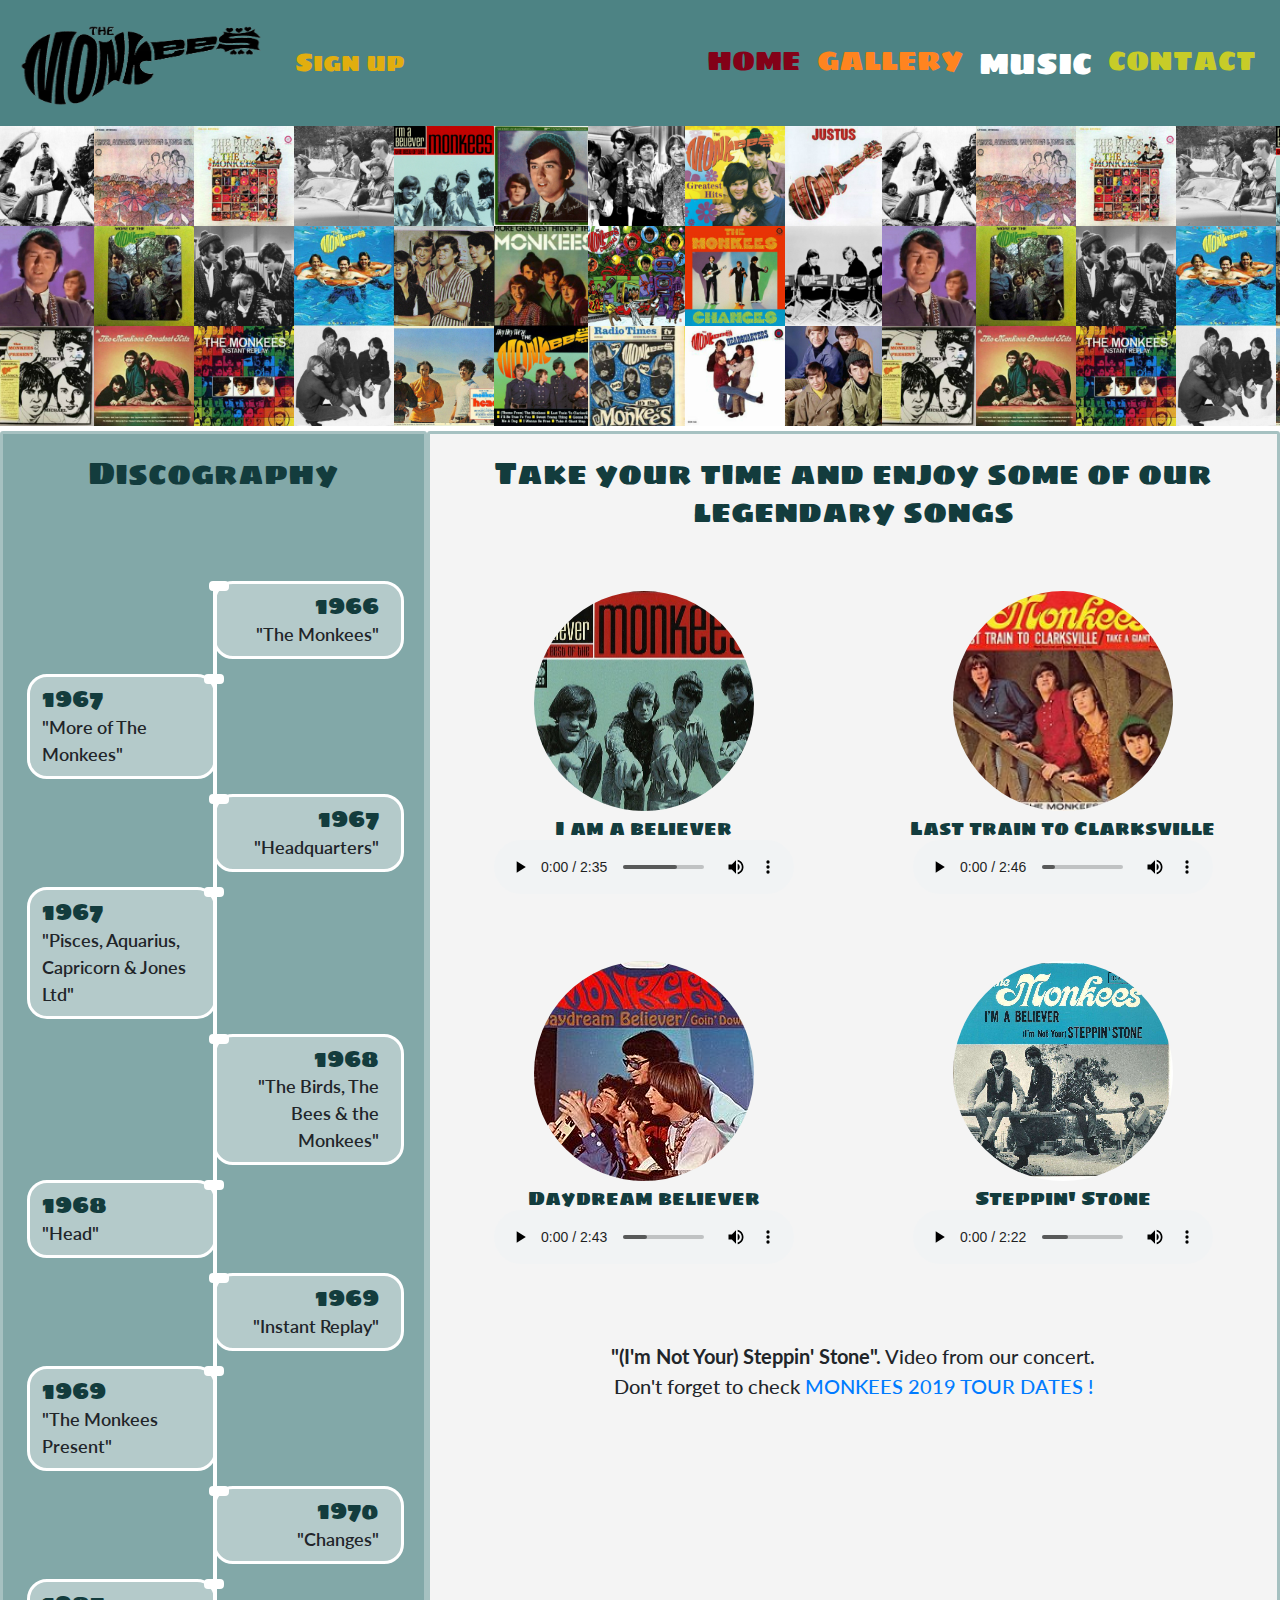
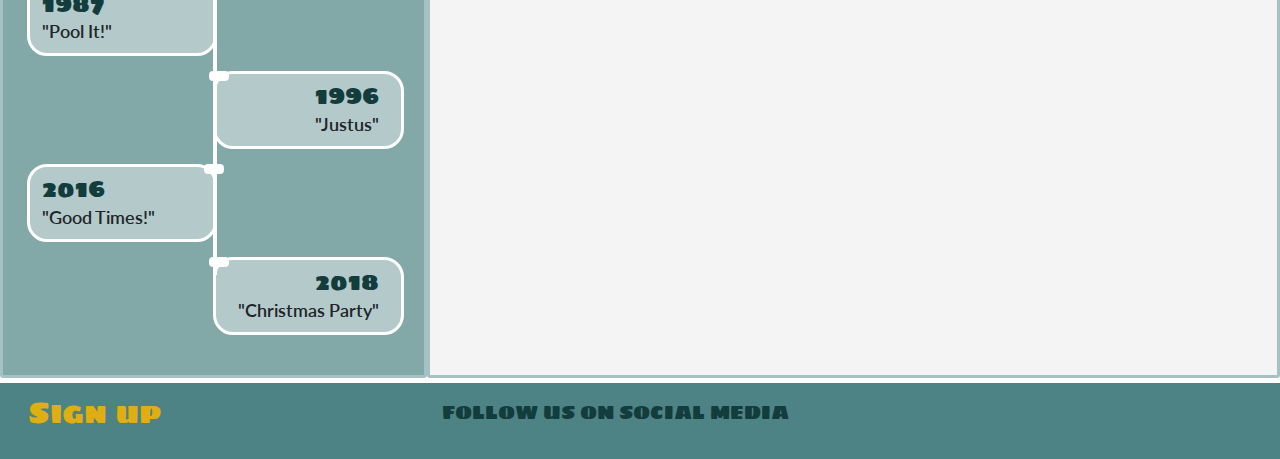
<file: music.html>
<!DOCTYPE html>
<html lang="en">

<head>
    <meta charset="UTF-8">
    <meta name="viewport" content="width=device-width, initial-scale=1.0">
    <meta http-equiv="X-UA-Compatible" content="ie=edge">

    <link rel="stylesheet" href="https://use.fontawesome.com/releases/v5.7.2/css/all.css" integrity="sha384-fnmOCqbTlWIlj8LyTjo7mOUStjsKC4pOpQbqyi7RrhN7udi9RwhKkMHpvLbHG9Sr" crossorigin="anonymous">

    <link rel="stylesheet" href="https://stackpath.bootstrapcdn.com/bootstrap/4.3.1/css/bootstrap.min.css" integrity="sha384-ggOyR0iXCbMQv3Xipma34MD+dH/1fQ784/j6cY/iJTQUOhcWr7x9JvoRxT2MZw1T" crossorigin="anonymous">
    <link rel="stylesheet" href="assets/css/style.css" type="text/css" />

    <title>The Monkees - Music</title>
</head>

<body>
    <header>

        <!--================================================-Navbar=from==Bootstrap-->

        <nav class="navbar navbar-expand-lg navbar-light">
            <a class="navbar-brand" href="index.html"> <img src="assets/images/transp_logo.png " width="250" height="100" class="d-inline-block-logo" alt="logo"></a>
            <button type="button" class="btn btn-link" data-toggle="modal" data-target="#Modal">Sign up</button>
            <button class="navbar-toggler" type="button" data-toggle="collapse" data-target="#navbarNavAltMarkup" aria-controls="navbarNavAltMarkup" aria-expanded="false" aria-label="Toggle navigation">
            <span class="navbar-toggler-icon"></span>
           </button>
            <div class="collapse navbar-collapse justify-content-end" id="navbarNavAltMarkup">
                <div class="navbar-nav text-uppercase">
                    <a class="nav-item nav-link home" href="index.html">Home</a>
                    <a class="nav-item nav-link gallery" href="gallery.html">Gallery</a>
                    <a class="nav-item nav-link active music" href="music.html">Music</a>
                    <a class="nav-item nav-link contact" href="contact.html">Contact</a>
                </div>
            </div>
        </nav>

        <!--==================================================-Background picture==-->

        <div class="container-fluid image-content">


        </div>
    </header>

    <!--==============================================================-Section-->

    <section>
        <div class="container-fluid music">
            <div class="row">

                <div class="col-12 col-sm-12 col-md-6 col-lg-4 side-content-music">
                    <h2 class="heading">Discography</h2>
                    <br>
                    <div class="timeline">
                        <div class="container right">
                            <div class="content">
                                <h4>1966</h4>
                                <p class="timeline-content">"The Monkees"</p>
                            </div>
                        </div>
                        <div class="container left">
                            <div class="content">
                                <h4>1967</h4>
                                <p class="timeline-content">"More of The Monkees"</p>
                            </div>
                        </div>
                        <div class="container right">
                            <div class="content">
                                <h4>1967</h4>
                                <p class="timeline-content">"Headquarters"</p>
                            </div>
                        </div>
                        <div class="container left">
                            <div class="content">
                                <h4>1967</h4>
                                <p class="timeline-content">"Pisces, Aquarius, Capricorn & Jones Ltd"</p>
                            </div>
                        </div>
                        <div class="container right">
                            <div class="content">
                                <h4>1968</h4>
                                <p class="timeline-content">"The Birds, The Bees & the Monkees"</p>
                            </div>
                        </div>
                        <div class="container left">
                            <div class="content">
                                <h4>1968</h4>
                                <p class="timeline-content">"Head"</p>
                            </div>
                        </div>
                        <div class="container right">
                            <div class="content">
                                <h4>1969</h4>
                                <p class="timeline-content">"Instant Replay"</p>
                            </div>
                        </div>
                        <div class="container left">
                            <div class="content">
                                <h4>1969</h4>
                                <p class="timeline-content">"The Monkees Present"</p>
                            </div>
                        </div>
                        <div class="container right">
                            <div class="content">
                                <h4>1970</h4>
                                <p class="timeline-content">"Changes"</p>
                            </div>
                        </div>
                        <div class="container left">
                            <div class="content">
                                <h4>1987</h4>
                                <p class="timeline-content">"Pool It!"</p>
                            </div>
                        </div>
                        <div class="container right">
                            <div class="content">
                                <h4>1996</h4>
                                <p class="timeline-content">"Justus"</p>
                            </div>
                        </div>
                        <div class="container left">
                            <div class="content">
                                <h4>2016</h4>
                                <p class="timeline-content">"Good Times!"</p>
                            </div>
                        </div>
                        <div class="container right">
                            <div class="content">
                                <h4>2018</h4>
                                <p class="timeline-content">"Christmas Party"</p>
                            </div>
                        </div>
                    </div>
                </div>

                <div class="col-12 col-sm-12 col-md-6 col-lg-8 music-content">
                    <h2>Take your time and enjoy some of our legendary songs</h2>
                    <div class="row audio-content">
                        <div class="col">

                            <img src="assets/images/Im_a_believer.jpg" alt="Im_a_believer" class="rounded-circle">

                            <h5>I am a believer</h5> <audio controls>
  <source src="assets/audio/ImABeliever.mp3" type="audio/mpeg">
Your browser does not support the audio element.
</audio>
                        </div>
                        <div class="col">
                            <img src="assets/images/Last_Train_to_Clarksville.jpg" alt="Clarksville" class="rounded-circle">
                            <h5>Last train to Clarksville</h5><audio controls>
 
  <source src="assets/audio/Clarksville.mp3" type="audio/mpeg">
Your browser does not support the audio element.
</audio>
                        </div>
                    </div>
                    <div class="row audio-content">
                        <div class="col">

                            <img src="assets/images/Daydream_Believer.jpg" alt="Daydream_Believer" class="rounded-circle">
                            <h5>Daydream believer</h5><audio controls>
  
  <source src="assets/audio/DaydreamBeliever.mp3" type="audio/mpeg">
Your browser does not support the audio element.
</audio>
                        </div>
                        <div class="col">
                            <img src="assets/images/Stepping_stone.jpg" alt="stepping stone" class="rounded-circle">
                            <h5>Steppin' Stone</h5><audio controls>
  
  <source src="assets/audio/SteppingStone.mp3" type="audio/mpeg">
Your browser does not support the audio element.
</audio></div>



                    </div>
                    <div class="row video-content">
                        <div class="col-12">
                            <p><b>"(I'm Not Your) Steppin' Stone".</b> Video from our concert.<br> Don't forget to check
                                <a href="contact.html" target="_blank">MONKEES 2019 TOUR DATES !</a></p>

                            <div class="embed-responsive embed-responsive-16by9">

                                <iframe class="embed-responsive-item" src="https://www.youtube.com/embed/ZRXIarXTWMI" allowfullscreen></iframe>
                            </div>

                        </div>
                    </div>
                </div>


            </div>
        </div>
    </section>

    <!--================================================================-Footer-->


    <footer>
        <div class="container-fluid footer ">
            <div class="row">
                <div class="col-12 col-sm-6 col-md-4">
                    <button type="button" class="btn btn-link footer" data-toggle="modal" data-target="#Modal">
                                      Sign up </button>


                </div>
                <div class="col-12 col-sm-6 col-md-4">
                    <h5 class="text-uppercase footer">Follow us on social media</h5>
                </div>
                <div class="col-12 col-sm-6 col-md-4">
                    <ul class="list-inline">
                        <li class="list-inline-item"><a href="https://www.facebook.com/TheMonkees/" target="_blank"><i class="fab fa-facebook-square"></i></a></li>
                        <li class="list-inline-item"><a href="https://twitter.com/TheMonkees?ref_src=twsrc%5Egoogle%7Ctwcamp%5Eserp%7Ctwgr%5Eauthor" target="_blank"><i class="fab fa-twitter-square"></i></a></li>
                        <li class="list-inline-item"><a href="https://www.youtube.com/user/themonkees" target="_blank"><i class="fab fa-youtube-square"></i></a></li>
                    </ul>
                </div>
            </div>
        </div>


    </footer>

    <!--================================================-Modal===from Bootstrap-->

    <div class="modal fade" id="Modal" tabindex="-1" role="dialog" aria-labelledby="ModalLabel" aria-hidden="true">
        <div class="modal-dialog" role="document">
            <div class="modal-content">
                <div class="modal-header">
                    <h4 class="modal-title" id="ModalLabel">Sign up to our newsletter!</h4>
                    <button type="button" class="close" data-dismiss="modal" aria-label="Close">
          <span aria-hidden="true">&times;</span>
        </button>
                </div>
                <div class="modal-body">
                    <form action="sign_up.html">
                        <div class="form-group">
                            <h6><label for="InputEmail1">Email address</label></h6>
                            <input type="email" class="form-control" id="InputEmail1" aria-describedby="emailHelp" placeholder="Enter email" required>
                            <small id="emailHelp" class="form-text text-muted">We'll never share your email with anyone else.</small>
                        </div>
                        <div class="modal-footer">
                            <button type="button" class="btn btn-secondary" data-dismiss="modal">Close</button>

                            <button class="btn btn-primary" type="submit" value="send it">Submit</button>
                        </div>
                    </form>
                </div>
            </div>
        </div>
    </div>


    <!--================================================================-Footer-->

    <script src="https://code.jquery.com/jquery-3.3.1.slim.min.js " integrity="sha384-q8i/X+965DzO0rT7abK41JStQIAqVgRVzpbzo5smXKp4YfRvH+8abtTE1Pi6jizo " crossorigin="anonymous "></script>
    <script src="https://cdnjs.cloudflare.com/ajax/libs/popper.js/1.14.7/umd/popper.min.js " integrity="sha384-UO2eT0CpHqdSJQ6hJty5KVphtPhzWj9WO1clHTMGa3JDZwrnQq4sF86dIHNDz0W1 " crossorigin="anonymous "></script>
    <script src="https://stackpath.bootstrapcdn.com/bootstrap/4.3.1/js/bootstrap.min.js " integrity="sha384-JjSmVgyd0p3pXB1rRibZUAYoIIy6OrQ6VrjIEaFf/nJGzIxFDsf4x0xIM+B07jRM " crossorigin="anonymous "></script>
</body>

</html>
</file>
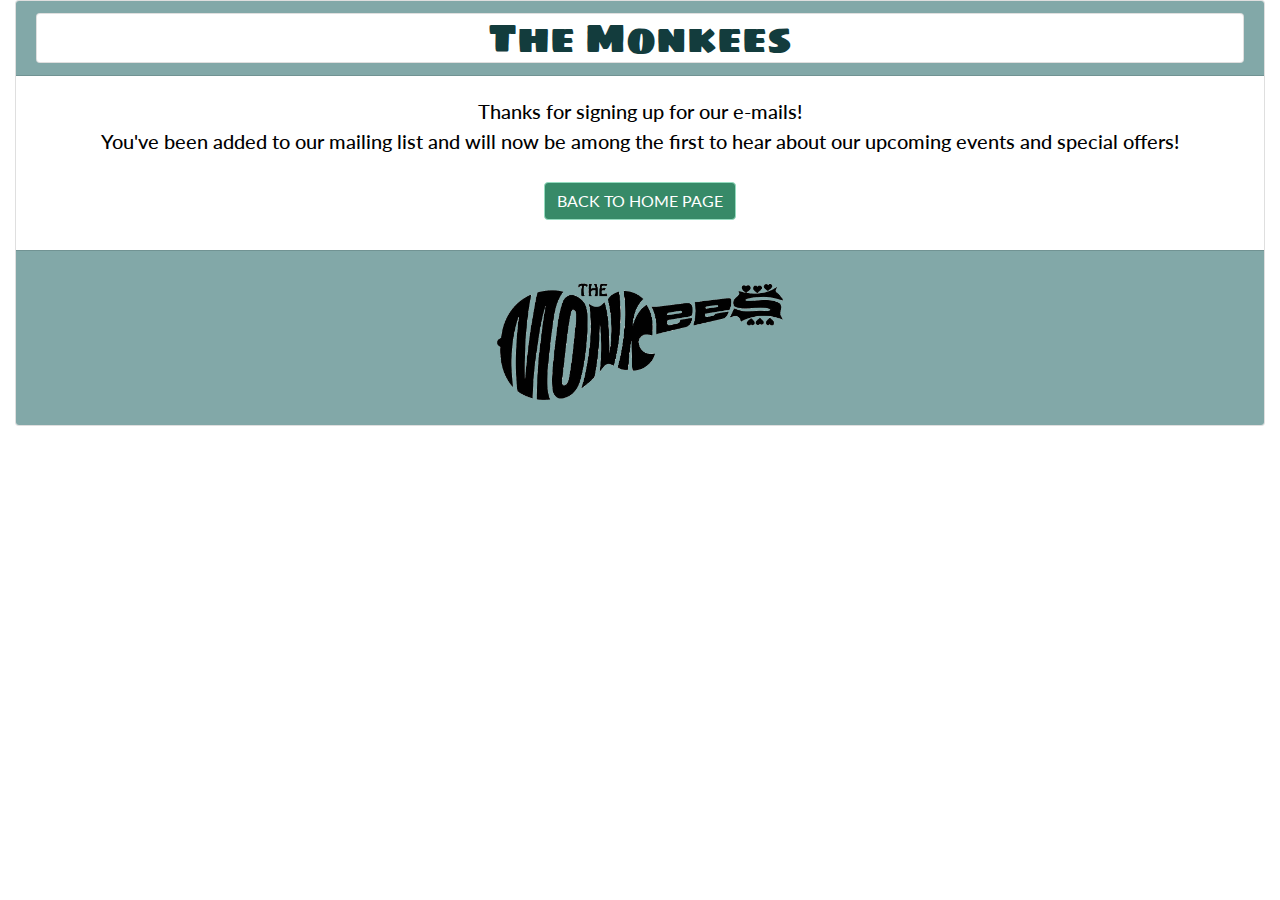
<file: sign_up.html>
<!DOCTYPE html>
<html lang="en">

<head>
  <meta charset="UTF-8">
  <meta name="viewport" content="width=device-width, initial-scale=1.0">
  <meta http-equiv="X-UA-Compatible" content="ie=edge">
  <link rel="stylesheet" href="https://stackpath.bootstrapcdn.com/bootstrap/4.3.1/css/bootstrap.min.css" integrity="sha384-ggOyR0iXCbMQv3Xipma34MD+dH/1fQ784/j6cY/iJTQUOhcWr7x9JvoRxT2MZw1T" crossorigin="anonymous">
  <link rel="stylesheet" href="assets/css/style.css" type="text/css" />

  <title>Thank_you_for_signing!</title>
</head>

<body>
  <div class="container-fluid">
    <div class="row justify-content-center">
      <div class="col-12">
        <div class="card text-center">
          <div class="card-header">
            <h1 class="card">The Monkees</h1>
          </div>
          <div class="card-body">Thanks for signing up for our e-mails!</h5>
            <p class="card-text">You've been added to our mailing list and will now be among the first to hear about our upcoming events and special offers!</p>
            <a href="index.html" class="btn btn-primary">BACK TO HOME PAGE</a>
          </div>
          <div class="card-footer">
            <img src="assets/images/transp_logo.png" width="300" height="150" alt="logo"/>
          </div>
        </div>
      </div>
    </div>
  </div>
  <!--===========================================================BootstrapCDN-->
  <script src="https://code.jquery.com/jquery-3.3.1.slim.min.js" integrity="sha384-q8i/X+965DzO0rT7abK41JStQIAqVgRVzpbzo5smXKp4YfRvH+8abtTE1Pi6jizo" crossorigin="anonymous"></script>
  <script src="https://cdnjs.cloudflare.com/ajax/libs/popper.js/1.14.7/umd/popper.min.js" integrity="sha384-UO2eT0CpHqdSJQ6hJty5KVphtPhzWj9WO1clHTMGa3JDZwrnQq4sF86dIHNDz0W1" crossorigin="anonymous"></script>
  <script src="https://stackpath.bootstrapcdn.com/bootstrap/4.3.1/js/bootstrap.min.js" integrity="sha384-JjSmVgyd0p3pXB1rRibZUAYoIIy6OrQ6VrjIEaFf/nJGzIxFDsf4x0xIM+B07jRM" crossorigin="anonymous"></script>
  <link rel="stylesheet" href="https://use.fontawesome.com/releases/v5.7.2/css/all.css" integrity="sha384-fnmOCqbTlWIlj8LyTjo7mOUStjsKC4pOpQbqyi7RrhN7udi9RwhKkMHpvLbHG9Sr" crossorigin="anonymous">
</body>

</html>
</file>
<file: assets/css/style.css>
@import url('https://fonts.googleapis.com/css?family=Sigmar+One:100,200,300,400,500,600,700|Lato:100,200,300,400,500,600,700');



/*---------------------------------------Colors--------------*/

.navbar-expand-lg,
.container-fluid.footer {
  background-color: #4d8384;
}

.navbar-nav .nav-link.home {
  color: #830118;

}

.navbar-nav .nav-link.gallery {
  color: #ff841f;
}

.navbar-nav .nav-link.music {
  color: #5b2b84;
}

.navbar-nav .nav-link.contact {
  color: #c7cc28;
}

.btn-link,
.fab {
  color: #e1ae0f;
}

.side-content-home,
.side-content-contact,

.modal-content {
  background-color: #e1eaea;
}

.about-content,
.music-content,
.contact-content,
.modal-dialog,
.container-fluid.gallery {
  background-color: #f4f4f4;
}

h4.contact {
  color: #24769e;
}

h5.contact {
  color: #ff841f;
}

.fa-calendar-check,
.fa-globe-americas,
.fa-music,
.gallery-content-p,
.download-img a {
  color: #24769e;
}

.fa-arrow-circle-down {
  color: #133c3d;

}

.side-content-music {
  background-color: #82a8a8;
}

.table-color-dark {
  background-color: #b9cece;
}

.card-header,
.card-footer {
  background-color: #82a8a8;
}

/*--------------------------------------- Special Paddings/Margins/Borders-------------*/

header {
  margin: 0;
}

.container-fluid.home.gallery.music.contac {
  margin: auto;
}

.about-content-home,
.side-content-home,
.side-content-music,
.music-content,
.container-fluid.gallery,
.side-content-contact,
.contact-content {
  border: 3px solid #a6c1c1;
  border-radius: 3px;
  padding: 20px;
  margin-top: 5px;
  margin-bottom: 5px;

}

h1,
h2,
h3,
h4,
h5,
h6 {
  margin: 0;
  font-family: 'Sigmar One', sans-serif;
  color: #133c3d;
}

.container-fluid.gallery,
.side-content-music,
.music-content,
.side-content-contact {
  padding-top: 20px;
}

/*-------Header--------------------------------Navigation Bar------*/

.navbar-toggler {
  padding: 4px 12px;
  font-size: 20px;
  line-height: 1;
  background-color: transparent;
  border: 4px solid transparent;
  border-radius: 4px;
}

.navbar-toggler:hover {
  background-color: #d5d8ea;
  transition: all 0.35s ease-in-out;
  -moz-transition: all 0.35s ease-in-out;
  -webkit-transition: all 0.35s ease-in-out;
  -o-transition: all 0.35s ease-in-out;

}

.d-inline-block-logo {
  width: 200px;
  height: 75px;
}

.d-inline-block-logo:hover {
  width: 205px;
  height: 80px;
  transition: all 0.50s ease-in-out;
 -moz-transition: all 0.50s ease-in-out;
  -webkit-transition: all 0.50s ease-in-out;
  -o-transition: all 0.50s ease-in-out;
}

.nav-link {
  font-family: 'Sigmar One', sans-serif;
  font-size: 20px;
  font-weight: 200;

}

.nav-link:hover {
  color: #d5d8ea !important;
  
  -moz-transition: all 0.50s ease-in-out;
  -webkit-transition: all 0.50s ease-in-out;
  -o-transition: all 0.50s ease-in-out;
}


.btn-link {
  text-decoration: none !important;
  font-family: 'Sigmar One', sans-serif;
  font-size: 25px;
  font-weight: 300;
}

.btn-link:hover {
  text-decoration: none;
  color: #d5d8ea;
  transition: all 0.35s ease-in-out;
  -moz-transition: all 0.35s ease-in-out;
  -webkit-transition: all 0.35s ease-in-out;
  -o-transition: all 0.35s ease-in-out;
}

.active {
  font-size: 22px;
  color: #ffffff !important;
}

.image-content {

  background: url('../images/collage_The_Monkees.jpg');
  background-repeat: repeat-x;
  width: 100%;
  height: 200px;
  padding: 0;
  margin: 0;
}

/*---------------------------------------Section Home--------*/

.side-content-home {
  text-align: center;
}

.side-content-home p {
  font-family: 'Lato', sans-serif;
  font-weight: 400;
  font-size: 20px;
  color: #000000;
  padding-top: 20px;
}



.text-justify {
  font-family: 'Lato', sans-serif;
  font-weight: 400;
  font-size: 15px;
  color: #000000;
  padding: 4px;
}

.side-content-home a {
  text-decoration: none!important;
  color: #24769e;
  font-size: 25px;
  font-weight: 700;
}

.side-content-home a:hover {
  color: #7bacc4;
  transition: all 0.35s ease-in-out;
  -moz-transition: all 0.35s ease-in-out;
  -webkit-transition: all 0.35s ease-in-out;
  -o-transition: all 0.35s ease-in-out;
}

.about-content-home a {
  text-decoration: none!important;
}




/*-------------------------------------------------Footer------*/

.btn-link.footer {
  font-size: 20px;
  font-weight: 200;
  margin-top: 0;
  margin-bottom: auto;
  text-align: center;
}

.text-uppercase.footer {
  font-family: 'Sigmar One', sans-serif;
  color: #133c3d;
  font-size: 15px;
  font-weight: 100;
  text-align: left;
  margin-top: 10px;
  margin-bottom: auto;
}

.fab {
  font-size: 30px;
  text-align: left;
  margin-top: 10px;
  margin-bottom: auto;
  margin-left: 10px;
}

.fab:hover {
  color: #d5d8ea;
  transition: all 0.35s ease-in-out;
  -moz-transition: all 0.35s ease-in-out;
  -webkit-transition: all 0.35s ease-in-out;
  -o-transition: all 0.35s ease-in-out;
}





/*-------------------------------------------------------------Modal-------*/

.modal-dialog {
  border: 3px solid #2b3688;
  border-radius: 5px;
  padding: 5px;
}

.modal-content {
  font-family: 'Lato', sans-serif;
  font-weight: 400;
  font-size: 25px;
  color: #000000;
}

/*---------------------------------------Section Gallery--------*/

.container-fluid.gallery {
  text-align: center;

}

.img-thumbnail {
  padding: 0.25rem;
  background-color: #ffffff;
  border: 1px solid #133c3d;
  border-radius: 0.25rem;
  height: 270px;
  margin-left: 10px;
  margin-right: 15px;
  margin-bottom: 5px;
}

.img-thumbnail.top-row {
  height: 220px;
}

.gallery-content-p {
  text-align: center;
  font-family: 'Lato', sans-serif;
  font-weight: 600;
  font-size: 30px;
  padding-top: 4px;
}

.gallery-content {
  margin-bottom: 30px;
  margin-top: 10px;
}

.fa-arrow-circle-down {
  color: #133c3d;
  font-size: 25px;
}

.fas:hover {
  color: #4d8384;
}

/*-----------------------------------------------Section Music---*/

.side-content-music .heading {
  text-align: center;
  margin: auto;

}

.music-content {
  text-align: center;
}

.audio-content {
  padding-top: 60px;
}

.rounded-circle {
  animation-play-state: paused;
  padding-bottom: 5px;

}

.rounded-circle:hover {
  animation-play-state: running;
  animation: spin 7s infinite linear;
  -webkit-animation-play-state: running;
  -moz-animation-play-state: running;
  -o-animation-play-state: running;
  -webkit-animation: spin 7s infinite linear;
  -moz-animation: spin 7s infinite linear;
  -o-animation: spin 7s infinite linear;
}

@keyframes spin {
  from {
    transform: rotate(0);
  }
  to {
    transform: rotate(360deg);
  }
}

.video-content {
  padding-top: 70px;
  padding-bottom: 50px;
  text-align: center;
  font-family: 'Lato', sans-serif;
  font-size: 20px;
  font-weight: 500;
}

/*------------------------------------Section Music-Timeline-----------*/

.timeline {
  position: relative;
  margin: auto;
  padding-bottom: 5px;
  padding-top: 50px;

}

.timeline::after {
  content: '';
  position: absolute;
  width: 4px;
  background-color: white;
  bottom: 80px;
  top: 65px;
  display: block;
  margin-left: 0;
  margin-right: 2px;
  left: 50%;
  padding-top: 0;

}

.container {

  padding: 2px;
  padding-top: 8px;
  padding-bottom: 8px;
  position: relative;
  background-color: #b4caca;
  border: 3px solid white;
  border-radius: 20px;
  width: 50%;
  margin-top: 15px;
  margin-bottom: 15px;
}

.container::after {
  content: '';
  position: absolute;
  width: 20px;
  height: 10px;
  border-radius: 4px;
  background-color: white;
  border: 2px solid white;
  left: -2px;

  top: -3px;
  display: block;
  margin-left: -5px;
  z-index: 1;
}

.left {
  left: -24%;
}

.right {
  left: 25%;
}


.content {
  padding-left: 10px;
  background-color: transparent;
  position: relative;
  border-radius: 2px;

  font-family: 'Lato';
  font-weight: 600;
  font-size: 18px;


}

.timeline-content {
  padding: 0;
  margin: 0;

}

.left::after {
  left: 97%;
}

.left .content {
  padding-right: 5px;
}

.right .content {
  text-align: right;
  padding-right: 20px;
}



/*-------------------------------------------------Section Contact----*/

.side-content-contact {
  text-align: center;
}

.table {
  font-family: 'Lato', sans-serif;
  font-weight: 600;
  font-size: 15px;
  color: #000000;
  padding-top: 4px;
}

.fa-calendar-check,
.fa-globe-americas,
.fa-music {
  font-size: 30px;
}

.booking-form {
  font-family: 'Lato', sans-serif;
  font-weight: 600;
  font-size: 20px;
  color: #000000;
  padding-top: 4px;
}

.form-group {
  font-family: 'Lato', sans-serif;
  font-weight: 500;
  font-size: 20px;
  color: #000000;

}

.btn-primary {
  color: #fff;
  background-color: #378a68;
  border-color: #95dcbf;
  margin: 10px;
}

.btn-primary:hover {
  color: #fff;
  background-color: #83d7b4;
  border-color: #2f7659;
}

.btn-secondary {

  background-color: #686d5c;
  border-color: #ced3c2;
  margin: 10px;
}

.btn-secondary:hover {

  background-color: #bec4ae;
  border-color: #686d5c;
}


/*----------------------Thank_you_Card------*/

.card-body,
.card-text {
  font-family: 'Lato', sans-serif;
  font-weight: 500;
  font-size: 20px;
  color: #000000;
}


/*---------------------------@media-----------*/

@media (min-width:992px) {
  .d-inline-block-logo {
    min-width: 250px;
  }
  .d-inline-block-logo {
    min-height: 100px;
  }
  .image-content {
    height: 300px;
  }
  .nav-link {
    font-size: 27px;
  }
  .nav-link:hover {
  font-size: 30px;
    -moz-transition: all 0.50s ease-in-out;
  -webkit-transition: all 0.50s ease-in-out;
  -o-transition: all 0.50s ease-in-out;
  }
  .active {
  font-size: 30px;}
  
  .d-inline-block-logo:hover {
    min-width: 260px;
    min-height: 105px;
    transition: all 0.50s ease-in-out;
    -moz-transition: all 0.50s ease-in-out;
  -webkit-transition: all 0.50s ease-in-out;
  -o-transition: all 0.50s ease-in-out;
  }
  .btn-link.footer {
    font-size: 30px;
  }
  .fab {
    font-size: 40px;
  }
  .fab {
    margin-top: 17px;
  }
  .text-uppercase.footer {
    margin-top: 17px;
  }
  .text-uppercase.footer {
    font-size: 20px;
  }
  .side-content-home p {
    font-size: 22px;
    font-weight: 500;
  }
}
</file>
